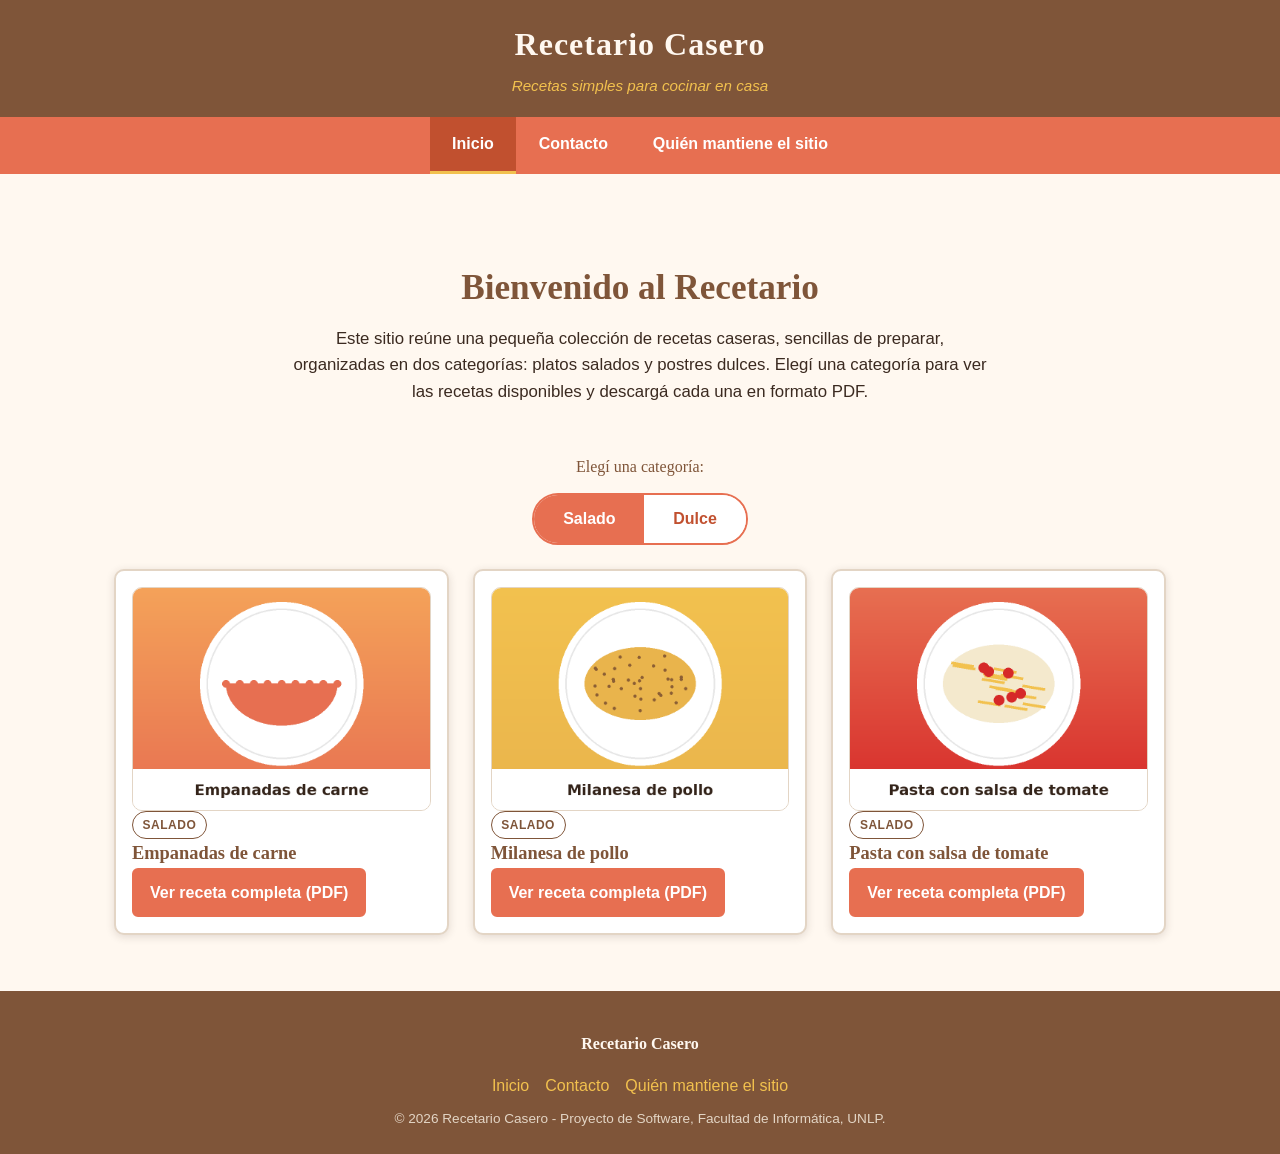
<file: claude/index.html>
<!DOCTYPE html>
<html lang="es">
<head>
  <meta charset="UTF-8">
  <meta name="viewport" content="width=device-width, initial-scale=1.0">
  <title>Recetario UNLP - Inicio</title>
  <meta name="description" content="Catálogo de recetas de cocina saladas y dulces, actividad académica de Proyecto de Software - UNLP.">
  <link rel="stylesheet" href="estilosIA1.css">
</head>
<body>

  <a class="saltar-contenido" href="#contenido-principal">Saltar al contenido principal</a>

  <header class="encabezado-sitio">
    <h1 class="encabezado-sitio__titulo">Recetario Casero</h1>
    <p class="encabezado-sitio__eslogan">Recetas simples para cocinar en casa</p>
  </header>

  <nav class="navegacion-principal" aria-label="Navegación principal">
    <ul class="navegacion-principal__lista">
      <li><a class="navegacion-principal__enlace" href="index.html" aria-current="page">Inicio</a></li>
      <li><a class="navegacion-principal__enlace" href="contacto.html">Contacto</a></li>
      <li><a class="navegacion-principal__enlace" href="mantenimiento.html">Quién mantiene el sitio</a></li>
    </ul>
  </nav>

  <main id="contenido-principal" class="contenedor">

    <section class="presentacion" aria-labelledby="titulo-presentacion">
      <h2 id="titulo-presentacion" class="presentacion__titulo">Bienvenido al Recetario</h2>
      <p class="presentacion__texto">
        Este sitio reúne una pequeña colección de recetas caseras, sencillas de preparar,
        organizadas en dos categorías: platos salados y postres dulces. Elegí una
        categoría para ver las recetas disponibles y descargá cada una en formato PDF.
      </p>
    </section>

    <section class="catalogo" aria-labelledby="titulo-catalogo">
      <h2 id="titulo-catalogo" class="visualmente-oculto">Catálogo de recetas</h2>

      <!-- Controles de selección de categoría: solo HTML y CSS -->
      <input type="radio" id="categoria-salado" name="categoria" class="radio-categoria" checked>
      <input type="radio" id="categoria-dulce" name="categoria" class="radio-categoria">

      <div class="selector-categorias">
        <p class="selector-categorias__titulo" id="titulo-selector">Elegí una categoría:</p>
        <div class="selector-categorias__opciones" role="group" aria-labelledby="titulo-selector">
          <label class="etiqueta-categoria etiqueta-salado" for="categoria-salado">Salado</label>
          <label class="etiqueta-categoria etiqueta-dulce" for="categoria-dulce">Dulce</label>
        </div>
      </div>

      <div class="zona-recetas">

        <!-- Recetas saladas -->
        <ul class="grupo-recetas" id="recetas-salado" aria-label="Recetas saladas">

          <li class="tarjeta-receta">
            <article>
              <div class="tarjeta-receta__imagen-envoltorio">
                <img class="tarjeta-receta__imagen" src="imágenes/receta1.png" alt="Plato con empanadas de carne recién horneadas">
              </div>
              <span class="tarjeta-receta__categoria tarjeta-receta__categoria--salado">Salado</span>
              <h3 class="tarjeta-receta__nombre">Empanadas de carne</h3>
              <a class="tarjeta-receta__enlace-pdf" href="recetarios/receta1.pdf">Ver receta completa (PDF)</a>
            </article>
          </li>

          <li class="tarjeta-receta">
            <article>
              <div class="tarjeta-receta__imagen-envoltorio">
                <img class="tarjeta-receta__imagen" src="imágenes/receta2.png" alt="Milanesa de pollo dorada y crocante">
              </div>
              <span class="tarjeta-receta__categoria tarjeta-receta__categoria--salado">Salado</span>
              <h3 class="tarjeta-receta__nombre">Milanesa de pollo</h3>
              <a class="tarjeta-receta__enlace-pdf" href="recetarios/receta2.pdf">Ver receta completa (PDF)</a>
            </article>
          </li>

          <li class="tarjeta-receta">
            <article>
              <div class="tarjeta-receta__imagen-envoltorio">
                <img class="tarjeta-receta__imagen" src="imágenes/receta3.png" alt="Plato de pasta con salsa de tomate y albahaca">
              </div>
              <span class="tarjeta-receta__categoria tarjeta-receta__categoria--salado">Salado</span>
              <h3 class="tarjeta-receta__nombre">Pasta con salsa de tomate</h3>
              <a class="tarjeta-receta__enlace-pdf" href="recetarios/receta3.pdf">Ver receta completa (PDF)</a>
            </article>
          </li>

        </ul>

        <!-- Recetas dulces -->
        <ul class="grupo-recetas" id="recetas-dulce" aria-label="Recetas dulces">

          <li class="tarjeta-receta">
            <article>
              <div class="tarjeta-receta__imagen-envoltorio">
                <img class="tarjeta-receta__imagen" src="imágenes/receta4.png" alt="Budín de banana cortado en rodajas">
              </div>
              <span class="tarjeta-receta__categoria tarjeta-receta__categoria--dulce">Dulce</span>
              <h3 class="tarjeta-receta__nombre">Budín de banana</h3>
              <a class="tarjeta-receta__enlace-pdf" href="recetarios/receta4.pdf">Ver receta completa (PDF)</a>
            </article>
          </li>

          <li class="tarjeta-receta">
            <article>
              <div class="tarjeta-receta__imagen-envoltorio">
                <img class="tarjeta-receta__imagen" src="imágenes/receta5.png" alt="Cookies con chips de chocolate recién horneadas">
              </div>
              <span class="tarjeta-receta__categoria tarjeta-receta__categoria--dulce">Dulce</span>
              <h3 class="tarjeta-receta__nombre">Cookies con chips de chocolate</h3>
              <a class="tarjeta-receta__enlace-pdf" href="recetarios/receta5.pdf">Ver receta completa (PDF)</a>
            </article>
          </li>

          <li class="tarjeta-receta">
            <article>
              <div class="tarjeta-receta__imagen-envoltorio">
                <img class="tarjeta-receta__imagen" src="imágenes/receta6.png" alt="Porción de torta de chocolate">
              </div>
              <span class="tarjeta-receta__categoria tarjeta-receta__categoria--dulce">Dulce</span>
              <h3 class="tarjeta-receta__nombre">Torta de chocolate</h3>
              <a class="tarjeta-receta__enlace-pdf" href="recetarios/receta6.pdf">Ver receta completa (PDF)</a>
            </article>
          </li>

        </ul>

      </div>
    </section>

  </main>

  <footer class="pie-pagina">
    <p class="pie-pagina__nombre-sitio">Recetario Casero</p>
    <ul class="pie-pagina__enlaces">
      <li><a href="index.html">Inicio</a></li>
      <li><a href="contacto.html">Contacto</a></li>
      <li><a href="mantenimiento.html">Quién mantiene el sitio</a></li>
    </ul>
    <p class="pie-pagina__copy">&copy; 2026 Recetario Casero - Proyecto de Software, Facultad de Informática, UNLP.</p>
  </footer>

</body>
</html>
</file>
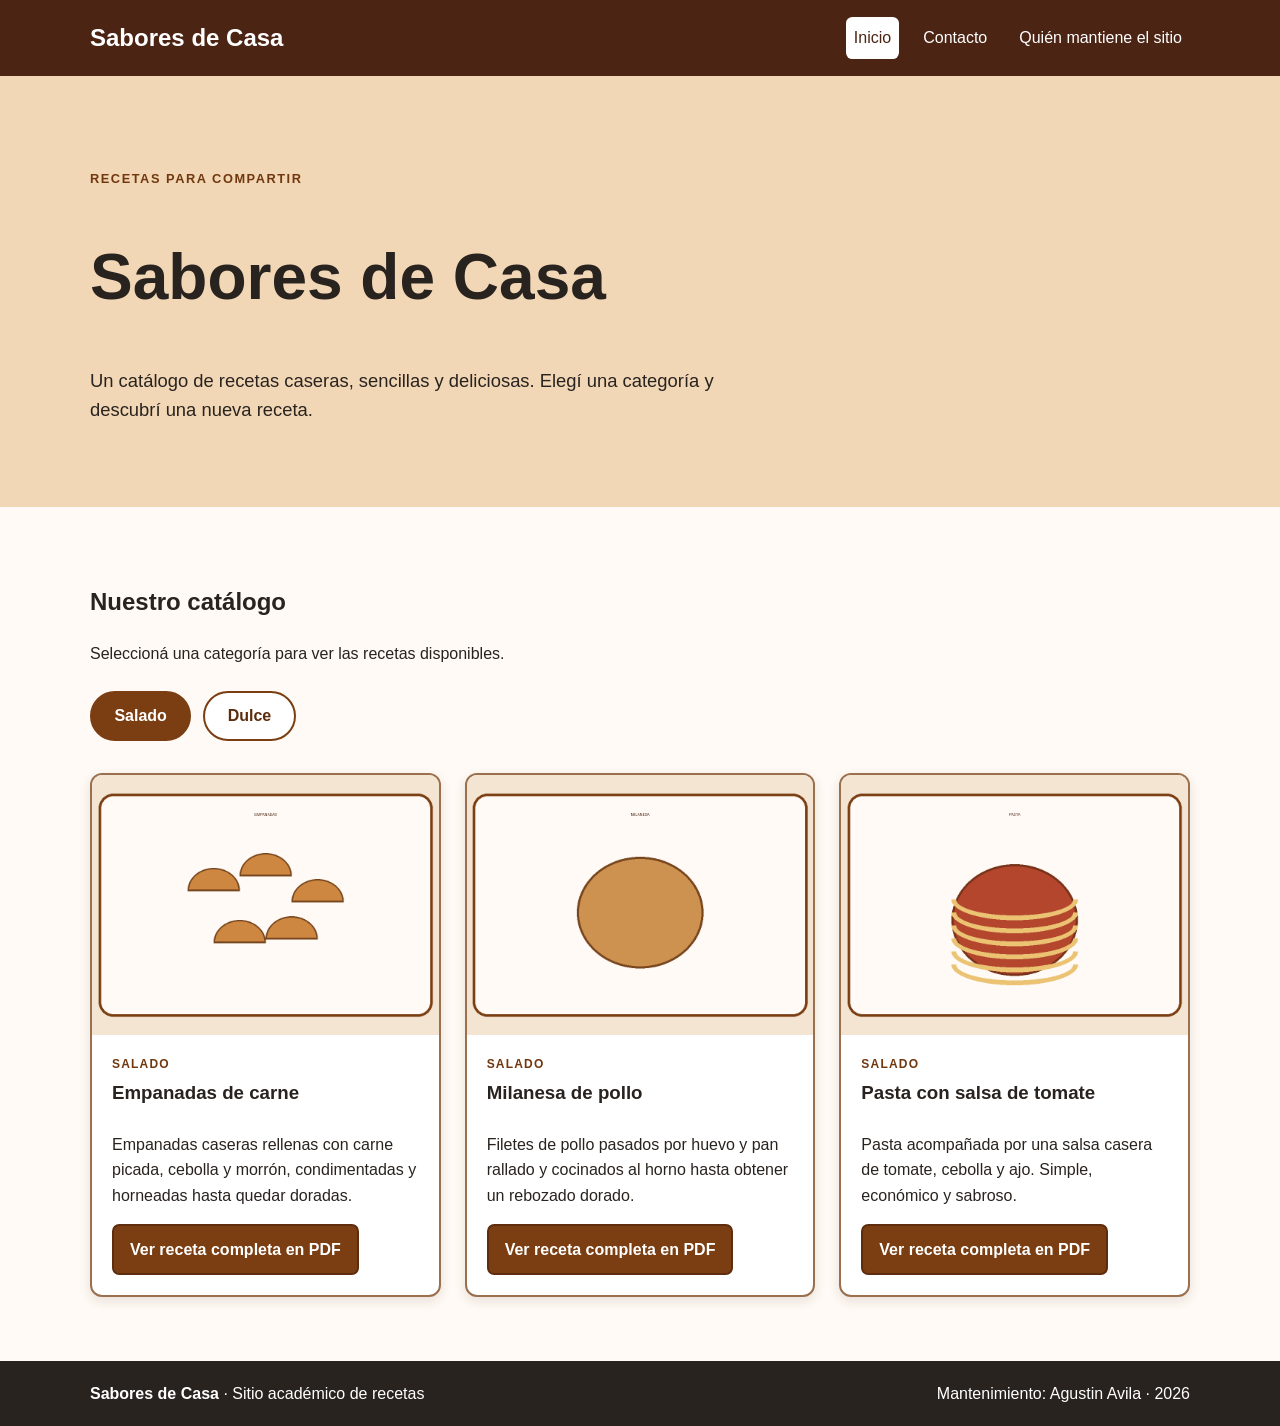
<file: sitio_recetas_chatgpt/index.html>
<!DOCTYPE html><html lang="es"><head><meta charset="UTF-8"><meta name="viewport" content="width=device-width, initial-scale=1.0"><meta name="description" content="Catálogo de recetas caseras."><title>Sabores de Casa</title><link rel="stylesheet" href="estilosIA1.css"></head><body><header class="site-header"><div class="contenedor header-contenido"><a class="logo" href="index.html">Sabores de Casa</a><nav aria-label="Navegación principal"><ul class="nav-lista"><li><a href="index.html" aria-current="page">Inicio</a></li><li><a href="contacto.html" >Contacto</a></li><li><a href="mantenimiento.html" >Quién mantiene el sitio</a></li></ul></nav></div></header><main><section class="hero"><div class="contenedor"><p class="etiqueta">RECETAS PARA COMPARTIR</p><h1>Sabores de Casa</h1><p class="introduccion">Un catálogo de recetas caseras, sencillas y deliciosas. Elegí una categoría y descubrí una nueva receta.</p></div></section><section class="catalogo contenedor" aria-labelledby="catalogo"><h2 id="catalogo">Nuestro catálogo</h2><p>Seleccioná una categoría para ver las recetas disponibles.</p><div class="selector-categorias" aria-label="Categorías"><input type="radio" name="categoria" id="categoria-salado" checked><label for="categoria-salado">Salado</label><input type="radio" name="categoria" id="categoria-dulce"><label for="categoria-dulce">Dulce</label></div><div class="recetas-panel recetas-salado"><article class="receta-card"><img src="imagenes/receta1.png" alt="Empanadas de carne"><div class="receta-contenido"><p class="categoria-receta">SALADO</p><h3>Empanadas de carne</h3><p>Empanadas caseras rellenas con carne picada, cebolla y morrón, condimentadas y horneadas hasta quedar doradas.</p><a class="boton-receta" href="recetarios/receta1.pdf">Ver receta completa en PDF</a></div></article><article class="receta-card"><img src="imagenes/receta2.png" alt="Milanesa de pollo"><div class="receta-contenido"><p class="categoria-receta">SALADO</p><h3>Milanesa de pollo</h3><p>Filetes de pollo pasados por huevo y pan rallado y cocinados al horno hasta obtener un rebozado dorado.</p><a class="boton-receta" href="recetarios/receta2.pdf">Ver receta completa en PDF</a></div></article><article class="receta-card"><img src="imagenes/receta3.png" alt="Pasta con salsa de tomate"><div class="receta-contenido"><p class="categoria-receta">SALADO</p><h3>Pasta con salsa de tomate</h3><p>Pasta acompañada por una salsa casera de tomate, cebolla y ajo. Simple, económico y sabroso.</p><a class="boton-receta" href="recetarios/receta3.pdf">Ver receta completa en PDF</a></div></article></div><div class="recetas-panel recetas-dulce"><article class="receta-card"><img src="imagenes/receta4.png" alt="Budín de banana"><div class="receta-contenido"><p class="categoria-receta">DULCE</p><h3>Budín de banana</h3><p>Budín húmedo y aromático preparado con bananas maduras. Una opción sencilla para acompañar la merienda.</p><a class="boton-receta" href="recetarios/receta4.pdf">Ver receta completa en PDF</a></div></article><article class="receta-card"><img src="imagenes/receta5.png" alt="Cookies con chips de chocolate"><div class="receta-contenido"><p class="categoria-receta">DULCE</p><h3>Cookies con chips de chocolate</h3><p>Cookies caseras con una masa suave y chips de chocolate. Una preparación rápida para compartir.</p><a class="boton-receta" href="recetarios/receta5.pdf">Ver receta completa en PDF</a></div></article><article class="receta-card"><img src="imagenes/receta6.png" alt="Torta de chocolate"><div class="receta-contenido"><p class="categoria-receta">DULCE</p><h3>Torta de chocolate</h3><p>Torta de chocolate sencilla, con una miga húmeda y sabor intenso a cacao.</p><a class="boton-receta" href="recetarios/receta6.pdf">Ver receta completa en PDF</a></div></article></div></section></main><footer class="site-footer"><div class="contenedor footer-contenido"><p><strong>Sabores de Casa</strong> · Sitio académico de recetas</p><p>Mantenimiento: Agustin Avila · 2026</p></div></footer></body></html>
</file>
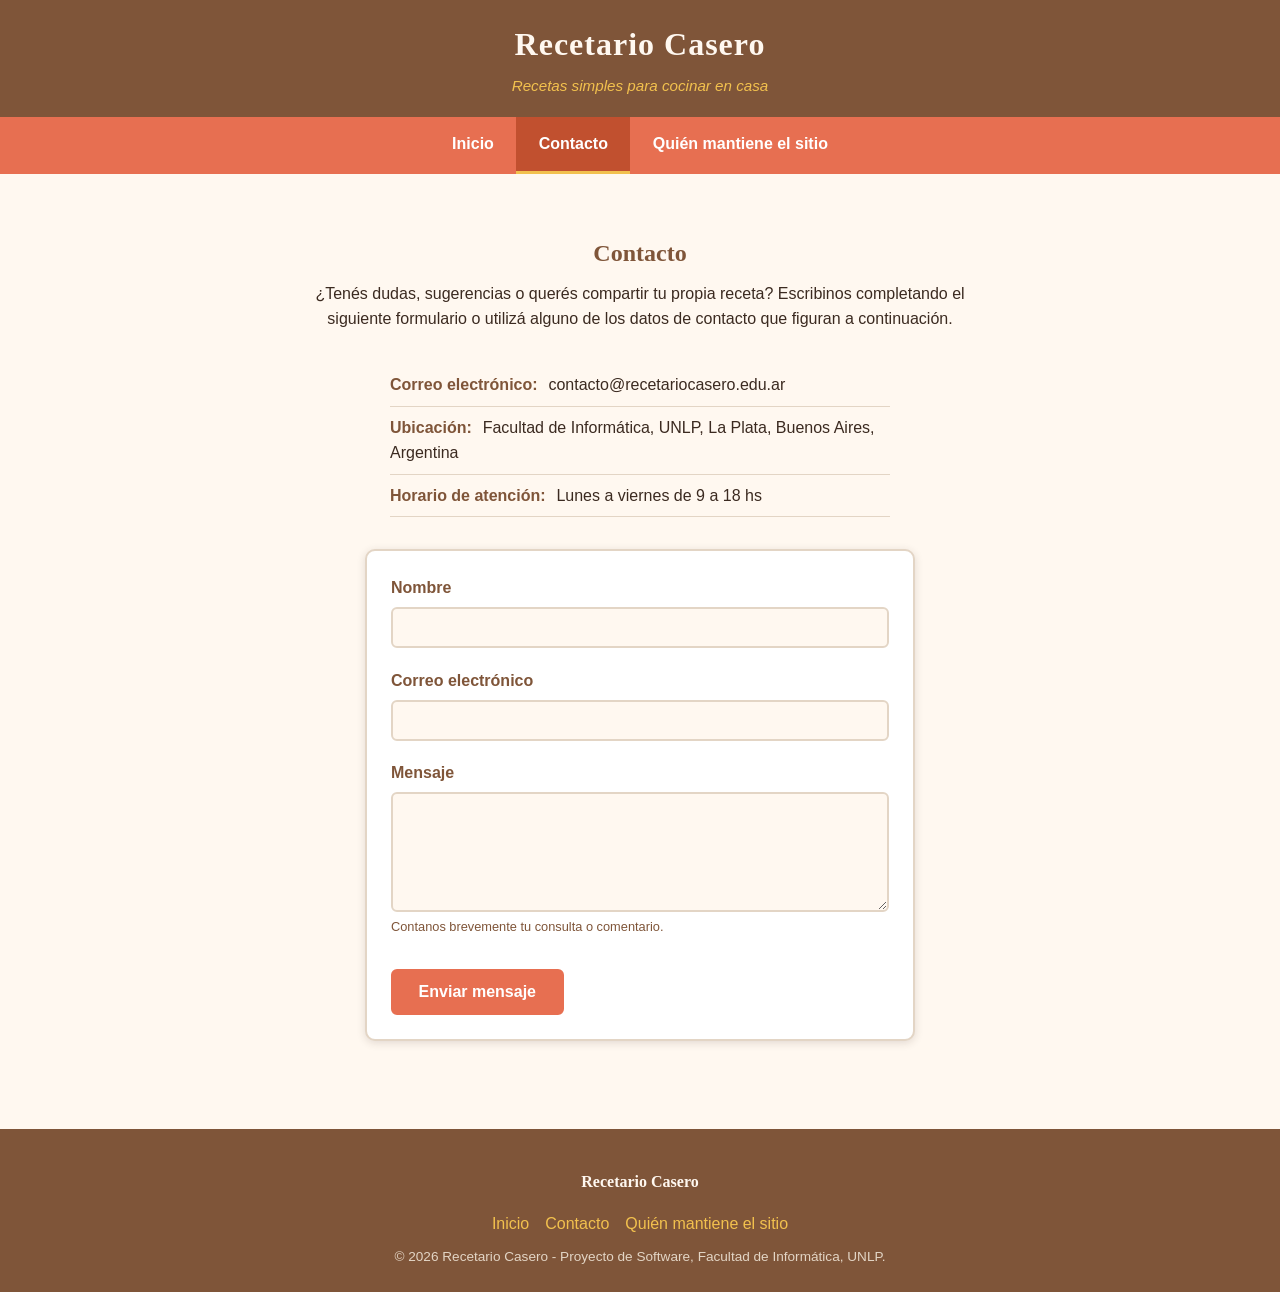
<file: claude/contacto.html>
<!DOCTYPE html>
<html lang="es">
<head>
  <meta charset="UTF-8">
  <meta name="viewport" content="width=device-width, initial-scale=1.0">
  <title>Recetario UNLP - Contacto</title>
  <meta name="description" content="Información de contacto y formulario para escribirnos.">
  <link rel="stylesheet" href="estilosIA1.css">
</head>
<body>

  <a class="saltar-contenido" href="#contenido-principal">Saltar al contenido principal</a>

  <header class="encabezado-sitio">
    <h1 class="encabezado-sitio__titulo">Recetario Casero</h1>
    <p class="encabezado-sitio__eslogan">Recetas simples para cocinar en casa</p>
  </header>

  <nav class="navegacion-principal" aria-label="Navegación principal">
    <ul class="navegacion-principal__lista">
      <li><a class="navegacion-principal__enlace" href="index.html">Inicio</a></li>
      <li><a class="navegacion-principal__enlace" href="contacto.html" aria-current="page">Contacto</a></li>
      <li><a class="navegacion-principal__enlace" href="mantenimiento.html">Quién mantiene el sitio</a></li>
    </ul>
  </nav>

  <main id="contenido-principal" class="contenedor">

    <section class="seccion-pagina" aria-labelledby="titulo-contacto">
      <h2 id="titulo-contacto" class="seccion-pagina__titulo">Contacto</h2>
      <p class="seccion-pagina__intro">
        ¿Tenés dudas, sugerencias o querés compartir tu propia receta? Escribinos
        completando el siguiente formulario o utilizá alguno de los datos de contacto
        que figuran a continuación.
      </p>

      <ul class="lista-datos">
        <li><span class="lista-datos__etiqueta">Correo electrónico:</span> contacto@recetariocasero.edu.ar</li>
        <li><span class="lista-datos__etiqueta">Ubicación:</span> Facultad de Informática, UNLP, La Plata, Buenos Aires, Argentina</li>
        <li><span class="lista-datos__etiqueta">Horario de atención:</span> Lunes a viernes de 9 a 18 hs</li>
      </ul>

      <!-- Formulario visual/estructural, sin procesamiento real (sitio estático) -->
      <form class="formulario-contacto" action="#" method="get">
        <div class="campo-formulario">
          <label for="campo-nombre">Nombre</label>
          <input type="text" id="campo-nombre" name="nombre" autocomplete="name" required>
        </div>

        <div class="campo-formulario">
          <label for="campo-email">Correo electrónico</label>
          <input type="email" id="campo-email" name="email" autocomplete="email" required>
        </div>

        <div class="campo-formulario">
          <label for="campo-mensaje">Mensaje</label>
          <textarea id="campo-mensaje" name="mensaje" required></textarea>
          <p class="campo-formulario__ayuda">Contanos brevemente tu consulta o comentario.</p>
        </div>

        <button type="submit" class="boton-enviar">Enviar mensaje</button>
      </form>

    </section>

  </main>

  <footer class="pie-pagina">
    <p class="pie-pagina__nombre-sitio">Recetario Casero</p>
    <ul class="pie-pagina__enlaces">
      <li><a href="index.html">Inicio</a></li>
      <li><a href="contacto.html">Contacto</a></li>
      <li><a href="mantenimiento.html">Quién mantiene el sitio</a></li>
    </ul>
    <p class="pie-pagina__copy">&copy; 2026 Recetario Casero - Proyecto de Software, Facultad de Informática, UNLP.</p>
  </footer>

</body>
</html>
</file>
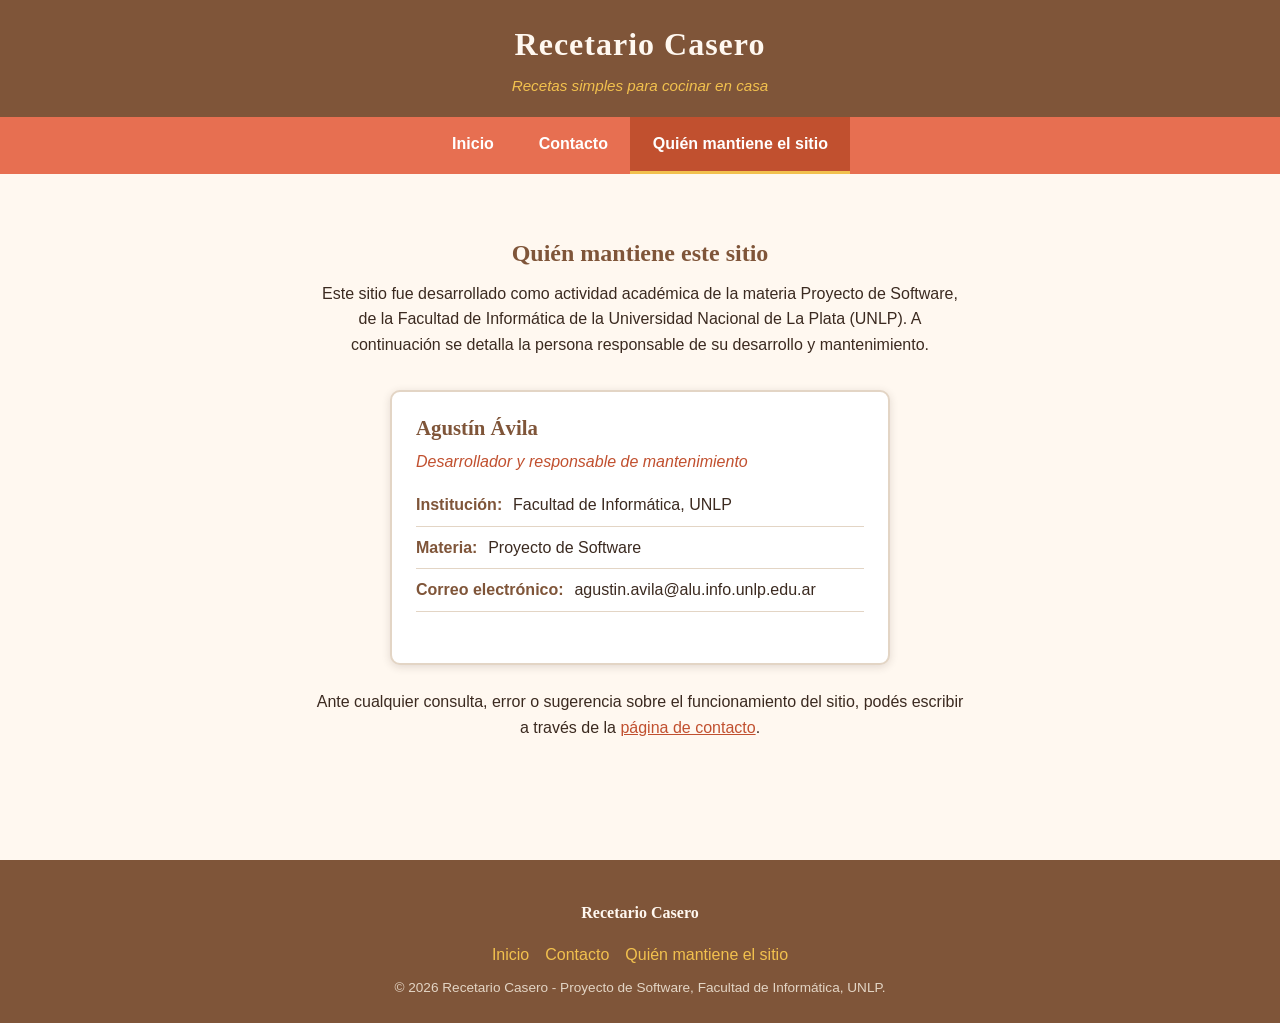
<file: claude/mantenimiento.html>
<!DOCTYPE html>
<html lang="es">
<head>
  <meta charset="UTF-8">
  <meta name="viewport" content="width=device-width, initial-scale=1.0">
  <title>Recetario UNLP - Quién mantiene el sitio</title>
  <meta name="description" content="Información sobre las personas responsables del desarrollo y mantenimiento del sitio.">
  <link rel="stylesheet" href="estilosIA1.css">
</head>
<body>

  <a class="saltar-contenido" href="#contenido-principal">Saltar al contenido principal</a>

  <header class="encabezado-sitio">
    <h1 class="encabezado-sitio__titulo">Recetario Casero</h1>
    <p class="encabezado-sitio__eslogan">Recetas simples para cocinar en casa</p>
  </header>

  <nav class="navegacion-principal" aria-label="Navegación principal">
    <ul class="navegacion-principal__lista">
      <li><a class="navegacion-principal__enlace" href="index.html">Inicio</a></li>
      <li><a class="navegacion-principal__enlace" href="contacto.html">Contacto</a></li>
      <li><a class="navegacion-principal__enlace" href="mantenimiento.html" aria-current="page">Quién mantiene el sitio</a></li>
    </ul>
  </nav>

  <main id="contenido-principal" class="contenedor">

    <section class="seccion-pagina" aria-labelledby="titulo-mantenimiento">
      <h2 id="titulo-mantenimiento" class="seccion-pagina__titulo">Quién mantiene este sitio</h2>
      <p class="seccion-pagina__intro">
        Este sitio fue desarrollado como actividad académica de la materia
        Proyecto de Software, de la Facultad de Informática de la Universidad
        Nacional de La Plata (UNLP). A continuación se detalla la persona
        responsable de su desarrollo y mantenimiento.
      </p>

      <article class="tarjeta-responsable">
        <h3 class="tarjeta-responsable__nombre">Agustín Ávila</h3>
        <p class="tarjeta-responsable__rol">Desarrollador y responsable de mantenimiento</p>
        <ul class="lista-datos">
          <li><span class="lista-datos__etiqueta">Institución:</span> Facultad de Informática, UNLP</li>
          <li><span class="lista-datos__etiqueta">Materia:</span> Proyecto de Software</li>
          <li><span class="lista-datos__etiqueta">Correo electrónico:</span> agustin.avila@alu.info.unlp.edu.ar</li>
        </ul>
      </article>

      <p class="seccion-pagina__intro">
        Ante cualquier consulta, error o sugerencia sobre el funcionamiento del
        sitio, podés escribir a través de la <a href="contacto.html">página de contacto</a>.
      </p>

    </section>

  </main>

  <footer class="pie-pagina">
    <p class="pie-pagina__nombre-sitio">Recetario Casero</p>
    <ul class="pie-pagina__enlaces">
      <li><a href="index.html">Inicio</a></li>
      <li><a href="contacto.html">Contacto</a></li>
      <li><a href="mantenimiento.html">Quién mantiene el sitio</a></li>
    </ul>
    <p class="pie-pagina__copy">&copy; 2026 Recetario Casero - Proyecto de Software, Facultad de Informática, UNLP.</p>
  </footer>

</body>
</html>
</file>
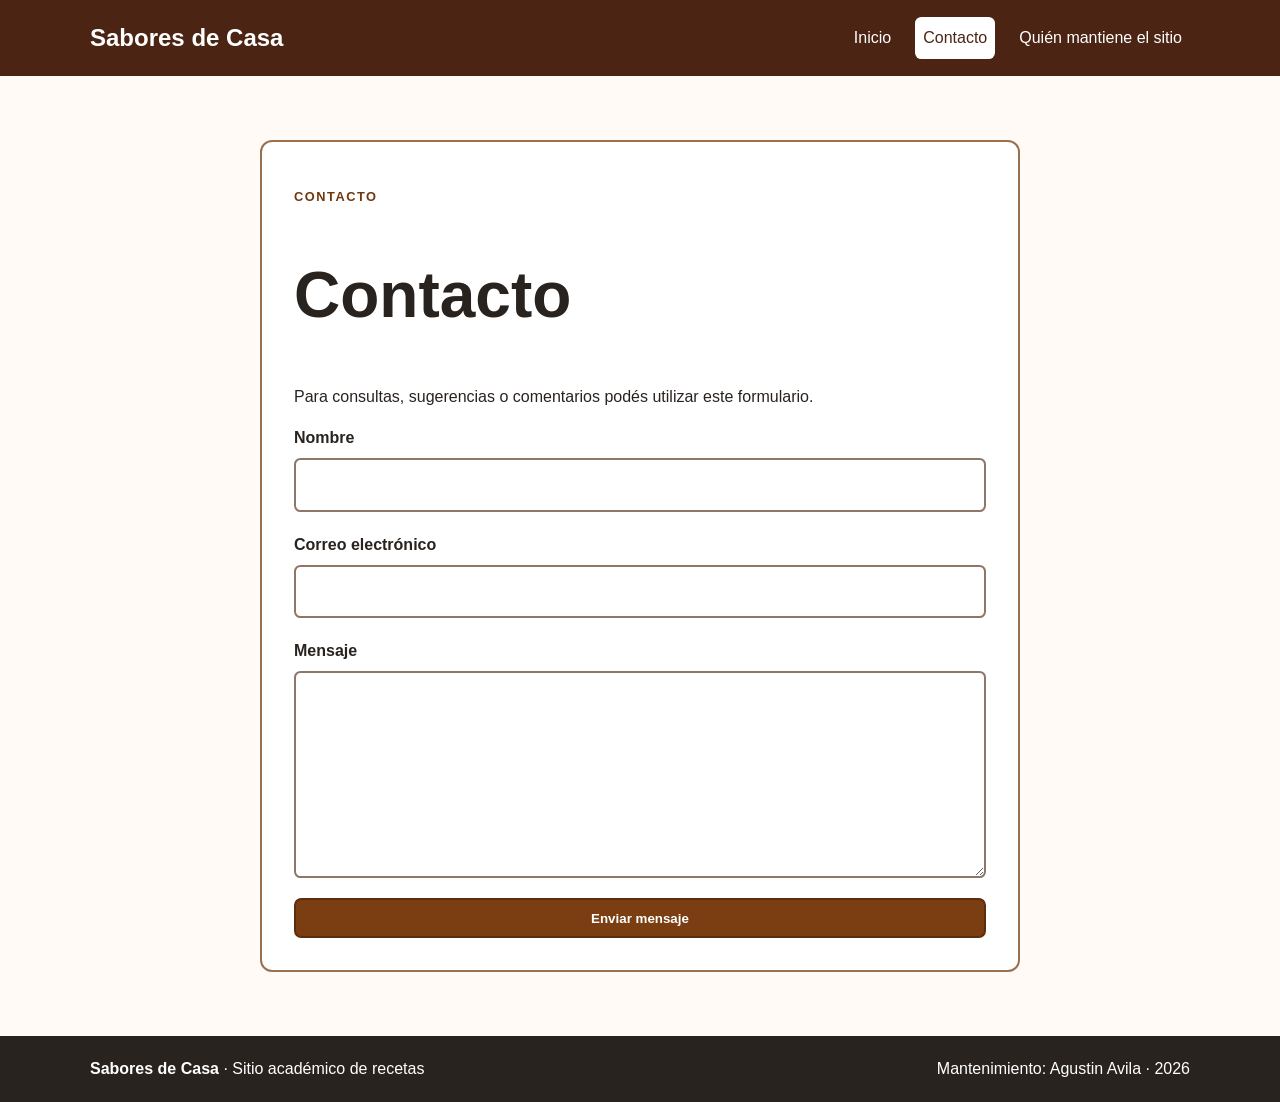
<file: sitio_recetas_chatgpt/contacto.html>
<!DOCTYPE html><html lang="es"><head><meta charset="UTF-8"><meta name="viewport" content="width=device-width, initial-scale=1.0"><title>Contacto | Sabores de Casa</title><link rel="stylesheet" href="estilosIA1.css"></head><body><header class="site-header"><div class="contenedor header-contenido"><a class="logo" href="index.html">Sabores de Casa</a><nav aria-label="Navegación principal"><ul class="nav-lista"><li><a href="index.html" >Inicio</a></li><li><a href="contacto.html" aria-current="page">Contacto</a></li><li><a href="mantenimiento.html" >Quién mantiene el sitio</a></li></ul></nav></div></header><main class="pagina-interna contenedor"><section class="contenido-interno"><p class="etiqueta">CONTACTO</p><h1>Contacto</h1><p>Para consultas, sugerencias o comentarios podés utilizar este formulario.</p><form class="formulario-contacto" action="#" method="post"><div class="campo"><label for="nombre">Nombre</label><input id="nombre" name="nombre" type="text" autocomplete="name" required></div><div class="campo"><label for="email">Correo electrónico</label><input id="email" name="email" type="email" autocomplete="email" required></div><div class="campo"><label for="mensaje">Mensaje</label><textarea id="mensaje" name="mensaje" rows="7" required></textarea></div><button class="boton-enviar" type="submit">Enviar mensaje</button></form></section></main><footer class="site-footer"><div class="contenedor footer-contenido"><p><strong>Sabores de Casa</strong> · Sitio académico de recetas</p><p>Mantenimiento: Agustin Avila · 2026</p></div></footer></body></html>
</file>
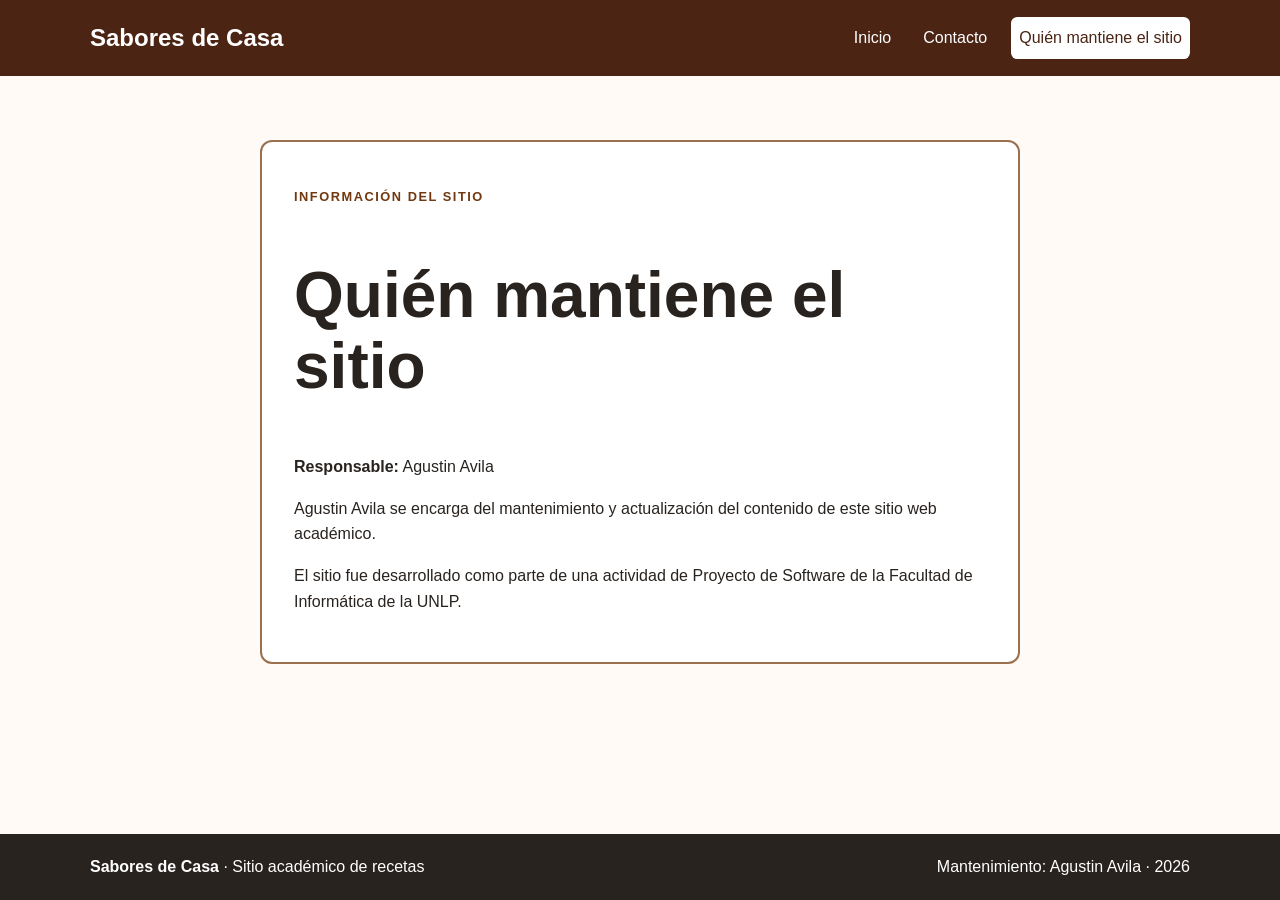
<file: sitio_recetas_chatgpt/mantenimiento.html>
<!DOCTYPE html><html lang="es"><head><meta charset="UTF-8"><meta name="viewport" content="width=device-width, initial-scale=1.0"><title>Quién mantiene el sitio | Sabores de Casa</title><link rel="stylesheet" href="estilosIA1.css"></head><body><header class="site-header"><div class="contenedor header-contenido"><a class="logo" href="index.html">Sabores de Casa</a><nav aria-label="Navegación principal"><ul class="nav-lista"><li><a href="index.html" >Inicio</a></li><li><a href="contacto.html" >Contacto</a></li><li><a href="mantenimiento.html" aria-current="page">Quién mantiene el sitio</a></li></ul></nav></div></header><main class="pagina-interna contenedor"><section class="contenido-interno"><p class="etiqueta">INFORMACIÓN DEL SITIO</p><h1>Quién mantiene el sitio</h1><p><strong>Responsable:</strong> Agustin Avila</p><p>Agustin Avila se encarga del mantenimiento y actualización del contenido de este sitio web académico.</p><p>El sitio fue desarrollado como parte de una actividad de Proyecto de Software de la Facultad de Informática de la UNLP.</p></section></main><footer class="site-footer"><div class="contenedor footer-contenido"><p><strong>Sabores de Casa</strong> · Sitio académico de recetas</p><p>Mantenimiento: Agustin Avila · 2026</p></div></footer></body></html>
</file>
<file: claude/estilosIA1.css>
/* ============================================================
   estilosIA1.css
   Hoja de estilos del sitio "Recetario" — Proyecto de Software
   Facultad de Informática - UNLP
   ============================================================ */

/* ---------- Variables de color y tipografía ---------- */
:root {
  --color-fondo: #FFF8F0;
  --color-texto: #3B2A20;
  --color-primario: #E76F51;
  --color-primario-oscuro: #C1502F;
  --color-secundario: #7F5539;
  --color-acento: #F2C14E;
  --color-borde: #E3D5C5;
  --color-tarjeta: #FFFFFF;
  --color-header: #7F5539;
  --color-header-texto: #FFF8F0;
  --fuente-titulos: Georgia, "Times New Roman", serif;
  --fuente-texto: Verdana, Arial, sans-serif;
  --radio-borde: 10px;
  --sombra: 0 2px 8px rgba(59, 42, 32, 0.15);
}

/* ---------- Reseteo básico ---------- */
* {
  box-sizing: border-box;
}

html {
  scroll-behavior: smooth;
}

body {
  margin: 0;
  font-family: var(--fuente-texto);
  background-color: var(--color-fondo);
  color: var(--color-texto);
  line-height: 1.6;
}

img {
  max-width: 100%;
  display: block;
}

a {
  color: var(--color-primario-oscuro);
}

/* ---------- Enlace de salto al contenido (accesibilidad) ---------- */
.saltar-contenido {
  position: absolute;
  left: -999px;
  top: auto;
  background-color: var(--color-acento);
  color: var(--color-texto);
  padding: 10px 16px;
  z-index: 100;
  border-radius: 0 0 var(--radio-borde) 0;
  font-weight: bold;
}

.saltar-contenido:focus {
  left: 0;
  top: 0;
}

/* Oculta contenido visualmente mientras lo mantiene disponible
   para lectores de pantalla (encabezados de apoyo, etc.) */
.visualmente-oculto {
  position: absolute;
  width: 1px;
  height: 1px;
  padding: 0;
  margin: -1px;
  overflow: hidden;
  clip: rect(0, 0, 0, 0);
  white-space: nowrap;
  border: 0;
}

/* ---------- Encabezado del sitio ---------- */
.encabezado-sitio {
  background-color: var(--color-header);
  color: var(--color-header-texto);
  padding: 1.2rem 1.5rem;
  text-align: center;
}

.encabezado-sitio__titulo {
  margin: 0 0 0.2rem 0;
  font-family: var(--fuente-titulos);
  font-size: 2rem;
  letter-spacing: 1px;
}

.encabezado-sitio__eslogan {
  margin: 0;
  font-size: 0.95rem;
  font-style: italic;
  color: var(--color-acento);
}

/* ---------- Barra de navegación ---------- */
.navegacion-principal {
  background-color: var(--color-primario);
}

.navegacion-principal__lista {
  list-style: none;
  margin: 0;
  padding: 0;
  display: flex;
  flex-wrap: wrap;
  justify-content: center;
}

.navegacion-principal__lista li {
  margin: 0;
}

.navegacion-principal__enlace {
  display: block;
  padding: 0.9rem 1.4rem;
  color: #ffffff;
  text-decoration: none;
  font-weight: bold;
  border-bottom: 3px solid transparent;
  transition: background-color 0.2s ease, border-color 0.2s ease;
}

.navegacion-principal__enlace:hover,
.navegacion-principal__enlace:focus {
  background-color: var(--color-primario-oscuro);
  border-bottom-color: var(--color-acento);
  outline: none;
}

.navegacion-principal__enlace:focus-visible {
  outline: 3px solid var(--color-acento);
  outline-offset: -3px;
}

.navegacion-principal__enlace[aria-current="page"] {
  border-bottom-color: var(--color-acento);
  background-color: var(--color-primario-oscuro);
}

/* ---------- Contenedor general ---------- */
.contenedor {
  max-width: 1100px;
  margin: 0 auto;
  padding: 1.5rem;
}

/* ---------- Sección de introducción (portada) ---------- */
.presentacion {
  text-align: center;
  padding: 2rem 1rem 1rem;
}

.presentacion__titulo {
  font-family: var(--fuente-titulos);
  font-size: 2.2rem;
  color: var(--color-secundario);
  margin-bottom: 0.6rem;
}

.presentacion__texto {
  max-width: 700px;
  margin: 0 auto;
  font-size: 1.05rem;
}

/* ---------- Selector de categorías (solo HTML/CSS) ---------- */
.selector-categorias {
  text-align: center;
  margin: 2rem 0 1rem;
}

.selector-categorias__titulo {
  font-family: var(--fuente-titulos);
  color: var(--color-secundario);
  margin-bottom: 0.8rem;
}

.selector-categorias__opciones {
  display: inline-flex;
  border: 2px solid var(--color-primario);
  border-radius: 999px;
  overflow: hidden;
}

/* Ocultamos visualmente los radio pero los dejamos accesibles por teclado */
.radio-categoria {
  position: absolute;
  opacity: 0;
  width: 1px;
  height: 1px;
  overflow: hidden;
}

.etiqueta-categoria {
  padding: 0.7rem 1.8rem;
  cursor: pointer;
  font-weight: bold;
  color: var(--color-primario-oscuro);
  background-color: var(--color-tarjeta);
  transition: background-color 0.2s ease, color 0.2s ease;
  user-select: none;
}

.etiqueta-categoria:hover {
  background-color: #FCE4D6;
}

/* Estado focus visible cuando se navega con teclado */
.radio-categoria:focus-visible + .etiqueta-categoria {
  outline: 3px solid var(--color-secundario);
  outline-offset: -3px;
}

/* Cuando el radio está marcado, resaltamos su etiqueta correspondiente.
   Los inputs son hermanos generales de .selector-categorias, por eso
   usamos el combinador ~ junto con un selector descendiente. */
#categoria-salado:checked ~ .selector-categorias .etiqueta-salado {
  background-color: var(--color-primario);
  color: #ffffff;
}

#categoria-dulce:checked ~ .selector-categorias .etiqueta-dulce {
  background-color: var(--color-primario);
  color: #ffffff;
}

/* ---------- Mostrar / ocultar recetas según categoría elegida ---------- */
.grupo-recetas {
  display: none;
}

#categoria-salado:checked ~ .zona-recetas #recetas-salado {
  display: grid;
}

#categoria-dulce:checked ~ .zona-recetas #recetas-dulce {
  display: grid;
}

.zona-recetas {
  margin-top: 1.5rem;
}

.grupo-recetas__titulo {
  text-align: center;
  font-family: var(--fuente-titulos);
  color: var(--color-secundario);
  margin-bottom: 1rem;
}

/* ---------- Grilla e tarjetas de recetas ---------- */
.grupo-recetas {
  grid-template-columns: repeat(auto-fit, minmax(260px, 1fr));
  gap: 1.5rem;
  list-style: none;
  margin: 0;
  padding: 0;
}

.tarjeta-receta {
  background-color: var(--color-tarjeta);
  border: 2px solid var(--color-borde);
  border-radius: var(--radio-borde);
  box-shadow: var(--sombra);
  padding: 1rem;
  display: flex;
  flex-direction: column;
  gap: 0.6rem;
}

.tarjeta-receta__imagen-envoltorio {
  width: 100%;
  aspect-ratio: 4 / 3;
  overflow: hidden;
  border-radius: var(--radio-borde);
  border: 1px solid var(--color-borde);
}

.tarjeta-receta__imagen {
  width: 100%;
  height: 100%;
  object-fit: cover;
}

.tarjeta-receta__nombre {
  margin: 0;
  font-size: 1.15rem;
  color: var(--color-secundario);
  font-family: var(--fuente-titulos);
}

.tarjeta-receta__categoria {
  display: inline-block;
  align-self: flex-start;
  font-size: 0.75rem;
  font-weight: bold;
  text-transform: uppercase;
  letter-spacing: 0.5px;
  padding: 0.2rem 0.6rem;
  border-radius: 999px;
  border: 1px solid currentColor;
}

.tarjeta-receta__categoria--salado {
  color: var(--color-secundario);
}

.tarjeta-receta__categoria--dulce {
  color: var(--color-primario-oscuro);
}

.tarjeta-receta__enlace-pdf {
  display: inline-block;
  margin-top: auto;
  padding: 0.6rem 1rem;
  background-color: var(--color-primario);
  color: #ffffff;
  text-decoration: none;
  font-weight: bold;
  border-radius: 6px;
  text-align: center;
  border: 2px solid var(--color-primario);
  transition: background-color 0.2s ease, color 0.2s ease;
}

.tarjeta-receta__enlace-pdf:hover {
  background-color: var(--color-tarjeta);
  color: var(--color-primario-oscuro);
}

.tarjeta-receta__enlace-pdf:focus-visible {
  outline: 3px solid var(--color-secundario);
  outline-offset: 2px;
}

/* ---------- Secciones genéricas (contacto / mantenimiento) ---------- */
.seccion-pagina {
  padding: 1rem 0 2rem;
}

.seccion-pagina__titulo {
  font-family: var(--fuente-titulos);
  color: var(--color-secundario);
  text-align: center;
  margin-bottom: 0.5rem;
}

.seccion-pagina__intro {
  text-align: center;
  max-width: 650px;
  margin: 0 auto 2rem;
}

/* ---------- Formulario de contacto ---------- */
.formulario-contacto {
  max-width: 550px;
  margin: 0 auto;
  background-color: var(--color-tarjeta);
  border: 2px solid var(--color-borde);
  border-radius: var(--radio-borde);
  padding: 1.5rem;
  box-shadow: var(--sombra);
}

.campo-formulario {
  margin-bottom: 1.2rem;
  display: flex;
  flex-direction: column;
}

.campo-formulario label {
  font-weight: bold;
  margin-bottom: 0.4rem;
  color: var(--color-secundario);
}

.campo-formulario input,
.campo-formulario textarea {
  padding: 0.6rem 0.7rem;
  border: 2px solid var(--color-borde);
  border-radius: 6px;
  font-family: inherit;
  font-size: 1rem;
  background-color: var(--color-fondo);
  color: var(--color-texto);
}

.campo-formulario input:focus,
.campo-formulario textarea:focus {
  outline: 3px solid var(--color-acento);
  outline-offset: 1px;
  border-color: var(--color-primario);
}

.campo-formulario textarea {
  resize: vertical;
  min-height: 120px;
}

.campo-formulario__ayuda {
  font-size: 0.8rem;
  color: var(--color-secundario);
  margin-top: 0.3rem;
}

.boton-enviar {
  display: inline-block;
  padding: 0.75rem 1.6rem;
  background-color: var(--color-primario);
  color: #ffffff;
  font-weight: bold;
  font-size: 1rem;
  border: 2px solid var(--color-primario);
  border-radius: 6px;
  cursor: pointer;
}

.boton-enviar:hover {
  background-color: var(--color-primario-oscuro);
  border-color: var(--color-primario-oscuro);
}

.boton-enviar:focus-visible {
  outline: 3px solid var(--color-secundario);
  outline-offset: 2px;
}

/* ---------- Información de contacto / mantenimiento ---------- */
.lista-datos {
  list-style: none;
  padding: 0;
  max-width: 500px;
  margin: 0 auto 2rem;
}

.lista-datos li {
  padding: 0.5rem 0;
  border-bottom: 1px solid var(--color-borde);
}

.lista-datos__etiqueta {
  font-weight: bold;
  color: var(--color-secundario);
  margin-right: 0.4rem;
}

.tarjeta-responsable {
  max-width: 500px;
  margin: 0 auto 1.5rem;
  background-color: var(--color-tarjeta);
  border: 2px solid var(--color-borde);
  border-radius: var(--radio-borde);
  padding: 1.2rem 1.5rem;
  box-shadow: var(--sombra);
}

.tarjeta-responsable__nombre {
  margin: 0 0 0.3rem 0;
  color: var(--color-secundario);
  font-family: var(--fuente-titulos);
  font-size: 1.3rem;
}

.tarjeta-responsable__rol {
  margin: 0 0 0.6rem 0;
  font-style: italic;
  color: var(--color-primario-oscuro);
}

/* ---------- Pie de página ---------- */
.pie-pagina {
  background-color: var(--color-header);
  color: var(--color-header-texto);
  text-align: center;
  padding: 1.5rem;
  margin-top: 2rem;
}

.pie-pagina__nombre-sitio {
  font-weight: bold;
  font-family: var(--fuente-titulos);
}

.pie-pagina__enlaces {
  list-style: none;
  display: flex;
  justify-content: center;
  gap: 1rem;
  padding: 0;
  margin: 0.6rem 0;
  flex-wrap: wrap;
}

.pie-pagina__enlaces a {
  color: var(--color-acento);
  text-decoration: none;
}

.pie-pagina__enlaces a:hover,
.pie-pagina__enlaces a:focus {
  text-decoration: underline;
}

.pie-pagina__copy {
  font-size: 0.85rem;
  color: #E3D5C5;
  margin: 0;
}

/* ============================================================
   DISEÑO RESPONSIVE
   ============================================================ */

/* Tablets */
@media (max-width: 768px) {
  .encabezado-sitio__titulo {
    font-size: 1.6rem;
  }

  .presentacion__titulo {
    font-size: 1.8rem;
  }

  .navegacion-principal__enlace {
    padding: 0.8rem 1rem;
    font-size: 0.95rem;
  }

  .grupo-recetas {
    grid-template-columns: repeat(auto-fit, minmax(220px, 1fr));
  }
}

/* Teléfonos celulares */
@media (max-width: 480px) {
  .contenedor {
    padding: 1rem;
  }

  .navegacion-principal__lista {
    flex-direction: column;
    text-align: center;
  }

  .navegacion-principal__enlace {
    border-bottom: none;
    border-left: 3px solid transparent;
  }

  .navegacion-principal__enlace:hover,
  .navegacion-principal__enlace:focus,
  .navegacion-principal__enlace[aria-current="page"] {
    border-left-color: var(--color-acento);
  }

  .selector-categorias__opciones {
    flex-direction: column;
    border-radius: var(--radio-borde);
    width: 100%;
    max-width: 300px;
  }

  .etiqueta-categoria {
    text-align: center;
  }

  .grupo-recetas {
    grid-template-columns: 1fr;
  }

  .presentacion__titulo {
    font-size: 1.5rem;
  }

  .formulario-contacto {
    padding: 1rem;
  }
}
</file>
<file: sitio_recetas_chatgpt/estilosIA1.css>
*{box-sizing:border-box}body{margin:0;min-height:100vh;display:flex;flex-direction:column;font-family:Arial,sans-serif;line-height:1.6;color:#29231f;background:#fffaf5}a{color:#7a3e12}a:hover{color:#4d250a}a:focus-visible,input:focus-visible,textarea:focus-visible,button:focus-visible{outline:3px solid #1f5f8b;outline-offset:3px}.contenedor{width:min(1100px,92%);margin:auto}.site-header{background:#4b2414;color:white}.header-contenido{min-height:76px;display:flex;align-items:center;justify-content:space-between;gap:2rem}.logo{color:white;text-decoration:none;font-size:1.5rem;font-weight:bold}.nav-lista{display:flex;flex-wrap:wrap;gap:1rem;margin:0;padding:0;list-style:none}.nav-lista a{display:block;padding:.5rem;color:white;text-decoration:none;border-radius:.4rem}.nav-lista a:hover,.nav-lista a[aria-current=page]{background:white;color:#4b2414}.hero{padding:5rem 0 4rem;background:#f2d7b6}.etiqueta{font-size:.8rem;font-weight:bold;letter-spacing:.12em;color:#71380f}.hero h1,.pagina-interna h1{font-size:clamp(2.2rem,5vw,4rem);line-height:1.1}.introduccion{max-width:650px;font-size:1.15rem}.catalogo{padding-top:3.5rem;padding-bottom:4rem}.selector-categorias{display:flex;gap:.75rem;margin:1.5rem 0 2rem}.selector-categorias input{position:absolute;opacity:0;width:1px;height:1px}.selector-categorias input:focus-visible+label{outline:3px solid #1f5f8b;outline-offset:3px}.selector-categorias label{padding:.65rem 1.4rem;border:2px solid #7a3e12;border-radius:999px;background:white;color:#5c2d0d;font-weight:bold;cursor:pointer}.selector-categorias label:hover{background:#f4e4d2}#categoria-salado:checked+label,#categoria-dulce:checked+label{background:#7a3e12;color:white}.recetas-panel{display:none;grid-template-columns:repeat(3,1fr);gap:1.5rem}.catalogo:has(#categoria-salado:checked) .recetas-salado,.catalogo:has(#categoria-dulce:checked) .recetas-dulce{display:grid}.receta-card{display:flex;flex-direction:column;overflow:hidden;border:2px solid #9a704e;border-radius:.75rem;background:white;box-shadow:0 4px 12px rgba(75,36,20,.12)}.receta-card img{display:block;width:100%;aspect-ratio:4/3;object-fit:cover}.receta-contenido{display:flex;flex:1;flex-direction:column;padding:1.25rem}.categoria-receta{margin:0;color:#71380f;font-size:.75rem;font-weight:bold;letter-spacing:.1em}.receta-contenido h3{margin:.2rem 0 .5rem}.boton-receta,.boton-enviar{align-self:flex-start;margin-top:auto;padding:.65rem 1rem;border:2px solid #5d2d0e;border-radius:.45rem;background:#7a3e12;color:white;font-weight:bold;text-decoration:none;cursor:pointer}.boton-receta:hover,.boton-enviar:hover{background:#4d250a}.pagina-interna{flex:1;padding-top:4rem;padding-bottom:4rem}.contenido-interno{max-width:760px;margin:auto;padding:2rem;border:2px solid #9a704e;border-radius:.75rem;background:white}.formulario-contacto{display:grid;gap:1.25rem}.campo{display:grid;gap:.45rem}.campo label{font-weight:bold}.campo input,.campo textarea{width:100%;padding:.75rem;border:2px solid #8e7768;border-radius:.4rem;font:inherit}.site-footer{margin-top:auto;background:#29231f;color:white}.footer-contenido{display:flex;flex-wrap:wrap;justify-content:space-between;gap:1rem;padding:1.25rem 0}.footer-contenido p{margin:0}@media(max-width:800px){.header-contenido{align-items:flex-start;flex-direction:column;padding:1rem 0}.recetas-panel{grid-template-columns:repeat(2,1fr)}}@media(max-width:560px){.nav-lista{flex-direction:column}.recetas-panel{grid-template-columns:1fr}.selector-categorias{flex-direction:column}.selector-categorias label{text-align:center}.contenido-interno{padding:1.25rem}.footer-contenido{flex-direction:column}}
</file>
